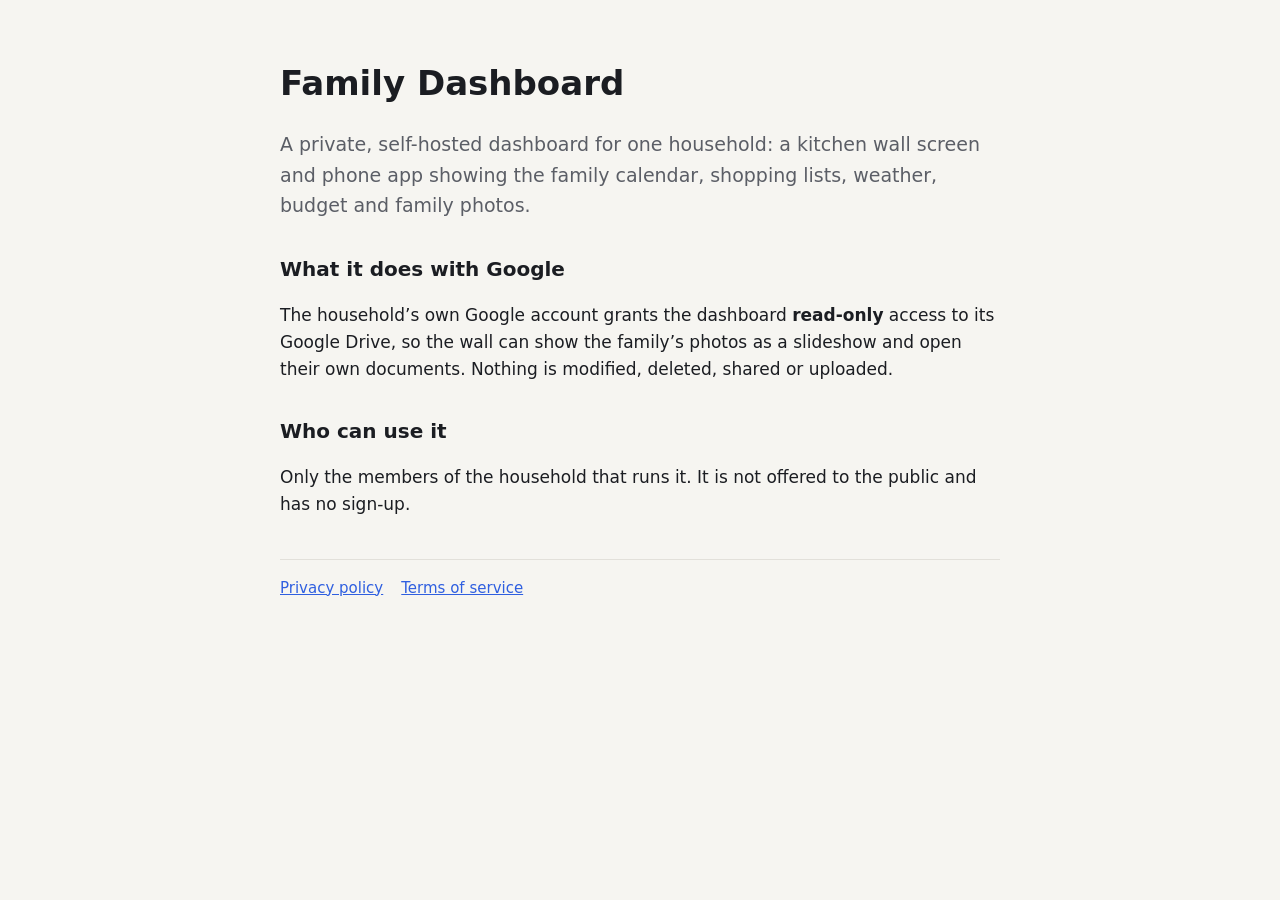
<file: index.html>
<!doctype html>
<html lang="en"><head><meta charset="utf-8"><meta name="viewport" content="width=device-width, initial-scale=1">
<title>Family Dashboard</title><link rel="stylesheet" href="style.css"></head>
<body><main>
<h1>Family Dashboard</h1>
<p class="lead">A private, self-hosted dashboard for one household: a kitchen wall screen and phone app showing the family calendar, shopping lists, weather, budget and family photos.</p>
<h2>What it does with Google</h2>
<p>The household’s own Google account grants the dashboard <b>read-only</b> access to its Google Drive, so the wall can show the family’s photos as a slideshow and open their own documents. Nothing is modified, deleted, shared or uploaded.</p>
<h2>Who can use it</h2>
<p>Only the members of the household that runs it. It is not offered to the public and has no sign-up.</p>
<nav><a href="privacy.html">Privacy policy</a><a href="terms.html">Terms of service</a></nav>
</main></body></html>
</file>
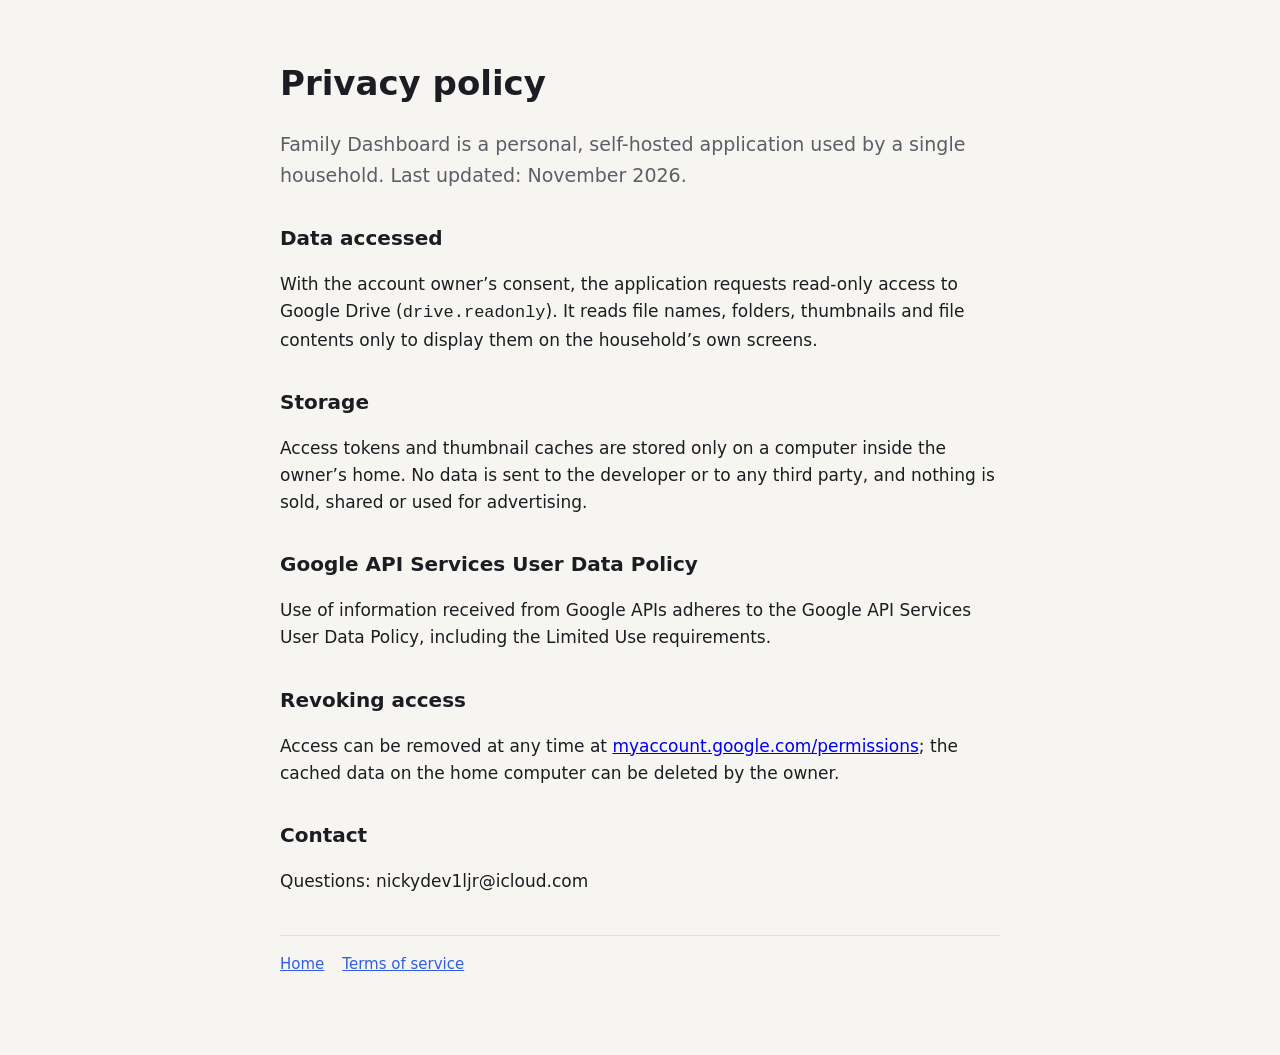
<file: privacy.html>
<!doctype html>
<html lang="en"><head><meta charset="utf-8"><meta name="viewport" content="width=device-width, initial-scale=1">
<title>Privacy policy — Family Dashboard</title><link rel="stylesheet" href="style.css"></head>
<body><main>
<h1>Privacy policy</h1>
<p class="lead">Family Dashboard is a personal, self-hosted application used by a single household. Last updated: November 2026.</p>
<h2>Data accessed</h2>
<p>With the account owner’s consent, the application requests read-only access to Google Drive (<code>drive.readonly</code>). It reads file names, folders, thumbnails and file contents only to display them on the household’s own screens.</p>
<h2>Storage</h2>
<p>Access tokens and thumbnail caches are stored only on a computer inside the owner’s home. No data is sent to the developer or to any third party, and nothing is sold, shared or used for advertising.</p>
<h2>Google API Services User Data Policy</h2>
<p>Use of information received from Google APIs adheres to the Google API Services User Data Policy, including the Limited Use requirements.</p>
<h2>Revoking access</h2>
<p>Access can be removed at any time at <a href="https://myaccount.google.com/permissions">myaccount.google.com/permissions</a>; the cached data on the home computer can be deleted by the owner.</p>
<h2>Contact</h2>
<p>Questions: nickydev1ljr@icloud.com</p>
<nav><a href="index.html">Home</a><a href="terms.html">Terms of service</a></nav>
</main></body></html>
</file>
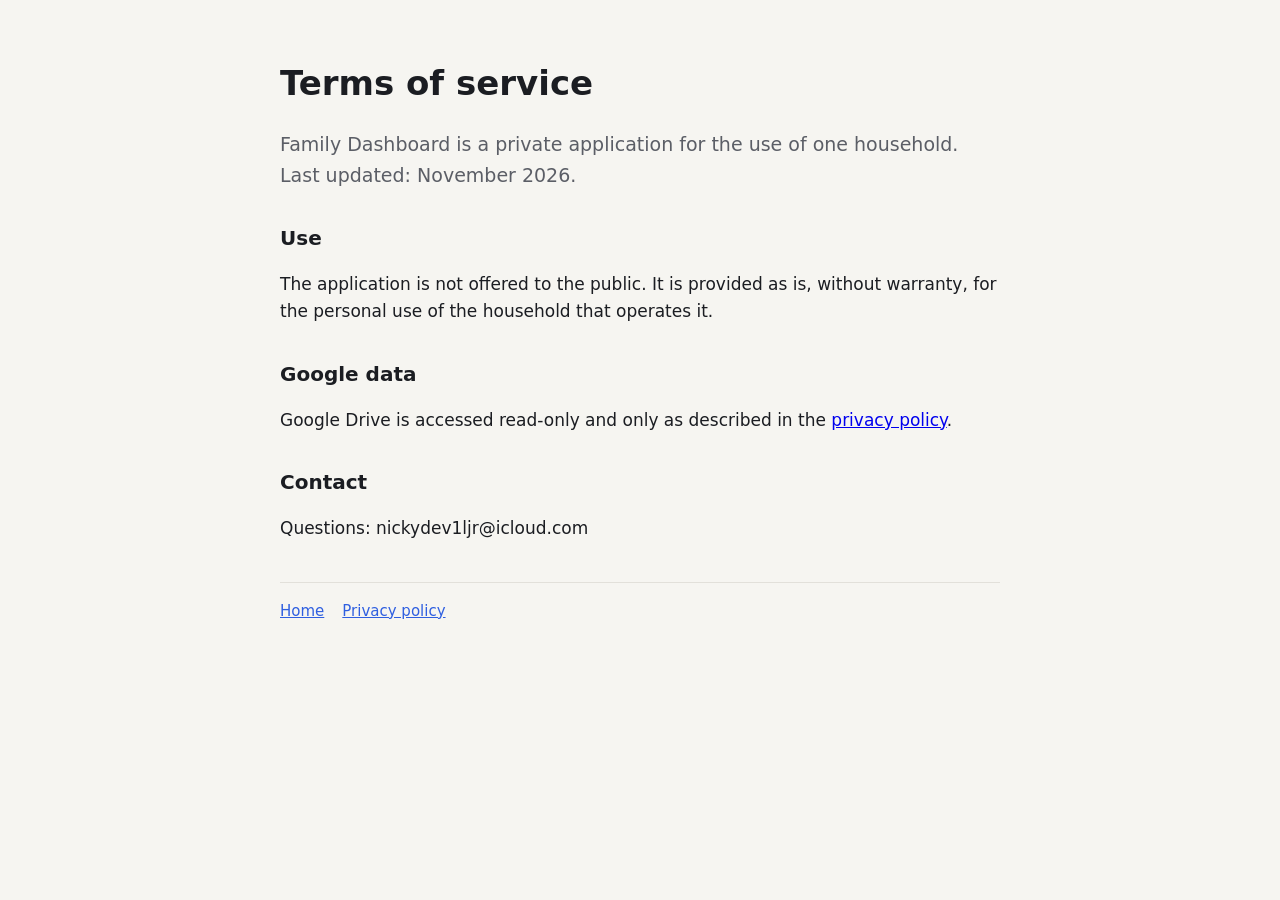
<file: terms.html>
<!doctype html>
<html lang="en"><head><meta charset="utf-8"><meta name="viewport" content="width=device-width, initial-scale=1">
<title>Terms of service — Family Dashboard</title><link rel="stylesheet" href="style.css"></head>
<body><main>
<h1>Terms of service</h1>
<p class="lead">Family Dashboard is a private application for the use of one household. Last updated: November 2026.</p>
<h2>Use</h2>
<p>The application is not offered to the public. It is provided as is, without warranty, for the personal use of the household that operates it.</p>
<h2>Google data</h2>
<p>Google Drive is accessed read-only and only as described in the <a href="privacy.html">privacy policy</a>.</p>
<h2>Contact</h2>
<p>Questions: nickydev1ljr@icloud.com</p>
<nav><a href="index.html">Home</a><a href="privacy.html">Privacy policy</a></nav>
</main></body></html>
</file>
<file: style.css>
body{margin:0;font:17px/1.6 system-ui,-apple-system,"Segoe UI",Roboto,sans-serif;background:#f6f5f1;color:#1b1d22}
main{max-width:720px;margin:0 auto;padding:56px 22px 80px}h1{font-size:34px;margin:0 0 8px}h2{font-size:20px;margin:32px 0 6px}
.lead{color:#5b5e66;font-size:19px}nav{margin-top:40px;padding-top:16px;border-top:1px solid #e2e0da;font-size:15px}nav a{margin-right:18px;color:#2f5fe0}
@media (prefers-color-scheme:dark){body{background:#0f1115;color:#f1f0ec}.lead{color:#a5a7ad}nav{border-color:#2a2d35}nav a{color:#7aa2ff}}
</file>
